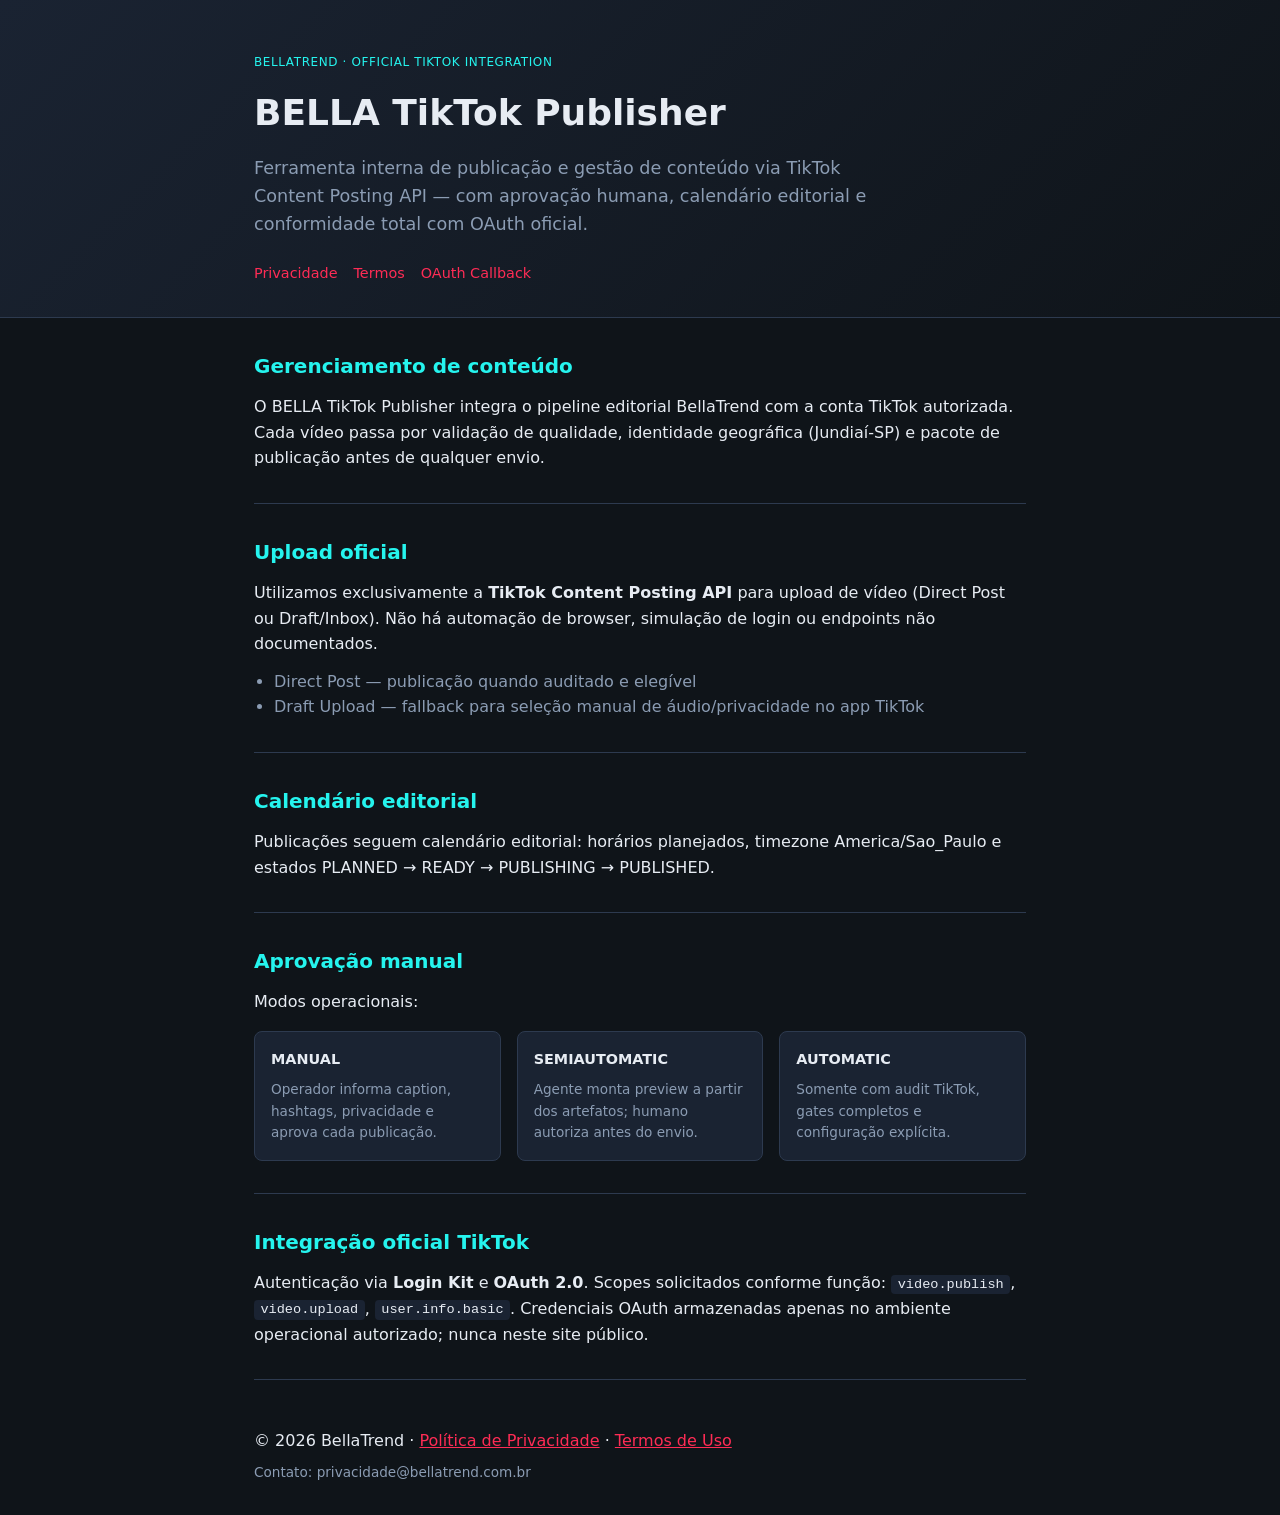
<file: index.html>
<!DOCTYPE html>
<html lang="pt-BR">
<head>
  <meta charset="UTF-8">
  <meta name="viewport" content="width=device-width, initial-scale=1.0">
  <meta name="description" content="BELLA TikTok Publisher — gerenciamento oficial de conteúdo TikTok para BellaTrend">
  <title>BELLA TikTok Publisher | BellaTrend</title>
  <link rel="stylesheet" href="./styles.css">
</head>
<body>
  <header>
    <div class="container">
      <p class="badge">BellaTrend · Official TikTok Integration</p>
      <h1>BELLA TikTok Publisher</h1>
      <p class="lead">Ferramenta interna de publicação e gestão de conteúdo via TikTok Content Posting API — com aprovação humana, calendário editorial e conformidade total com OAuth oficial.</p>
      <nav>
        <a href="./privacy.html">Privacidade</a>
        <a href="./terms.html">Termos</a>
        <a href="./callback.html">OAuth Callback</a>
      </nav>
    </div>
  </header>

  <main class="container">
    <section>
      <h2>Gerenciamento de conteúdo</h2>
      <p>O BELLA TikTok Publisher integra o pipeline editorial BellaTrend com a conta TikTok autorizada. Cada vídeo passa por validação de qualidade, identidade geográfica (Jundiaí-SP) e pacote de publicação antes de qualquer envio.</p>
    </section>

    <section>
      <h2>Upload oficial</h2>
      <p>Utilizamos exclusivamente a <strong>TikTok Content Posting API</strong> para upload de vídeo (Direct Post ou Draft/Inbox). Não há automação de browser, simulação de login ou endpoints não documentados.</p>
      <ul>
        <li>Direct Post — publicação quando auditado e elegível</li>
        <li>Draft Upload — fallback para seleção manual de áudio/privacidade no app TikTok</li>
      </ul>
    </section>

    <section>
      <h2>Calendário editorial</h2>
      <p>Publicações seguem calendário editorial: horários planejados, timezone America/Sao_Paulo e estados PLANNED → READY → PUBLISHING → PUBLISHED.</p>
    </section>

    <section>
      <h2>Aprovação manual</h2>
      <p>Modos operacionais:</p>
      <div class="modes">
        <article><h3>MANUAL</h3><p>Operador informa caption, hashtags, privacidade e aprova cada publicação.</p></article>
        <article><h3>SEMIAUTOMATIC</h3><p>Agente monta preview a partir dos artefatos; humano autoriza antes do envio.</p></article>
        <article><h3>AUTOMATIC</h3><p>Somente com audit TikTok, gates completos e configuração explícita.</p></article>
      </div>
    </section>

    <section>
      <h2>Integração oficial TikTok</h2>
      <p>Autenticação via <strong>Login Kit</strong> e <strong>OAuth 2.0</strong>. Scopes solicitados conforme função: <code>video.publish</code>, <code>video.upload</code>, <code>user.info.basic</code>. Credenciais OAuth armazenadas apenas no ambiente operacional autorizado; nunca neste site público.</p>
    </section>
  </main>

  <footer>
    <div class="container">
      <p>&copy; 2026 BellaTrend · <a href="./privacy.html">Política de Privacidade</a> · <a href="./terms.html">Termos de Uso</a></p>
      <p class="muted">Contato: privacidade@bellatrend.com.br</p>
    </div>
  </footer>
</body>
</html>
</file>
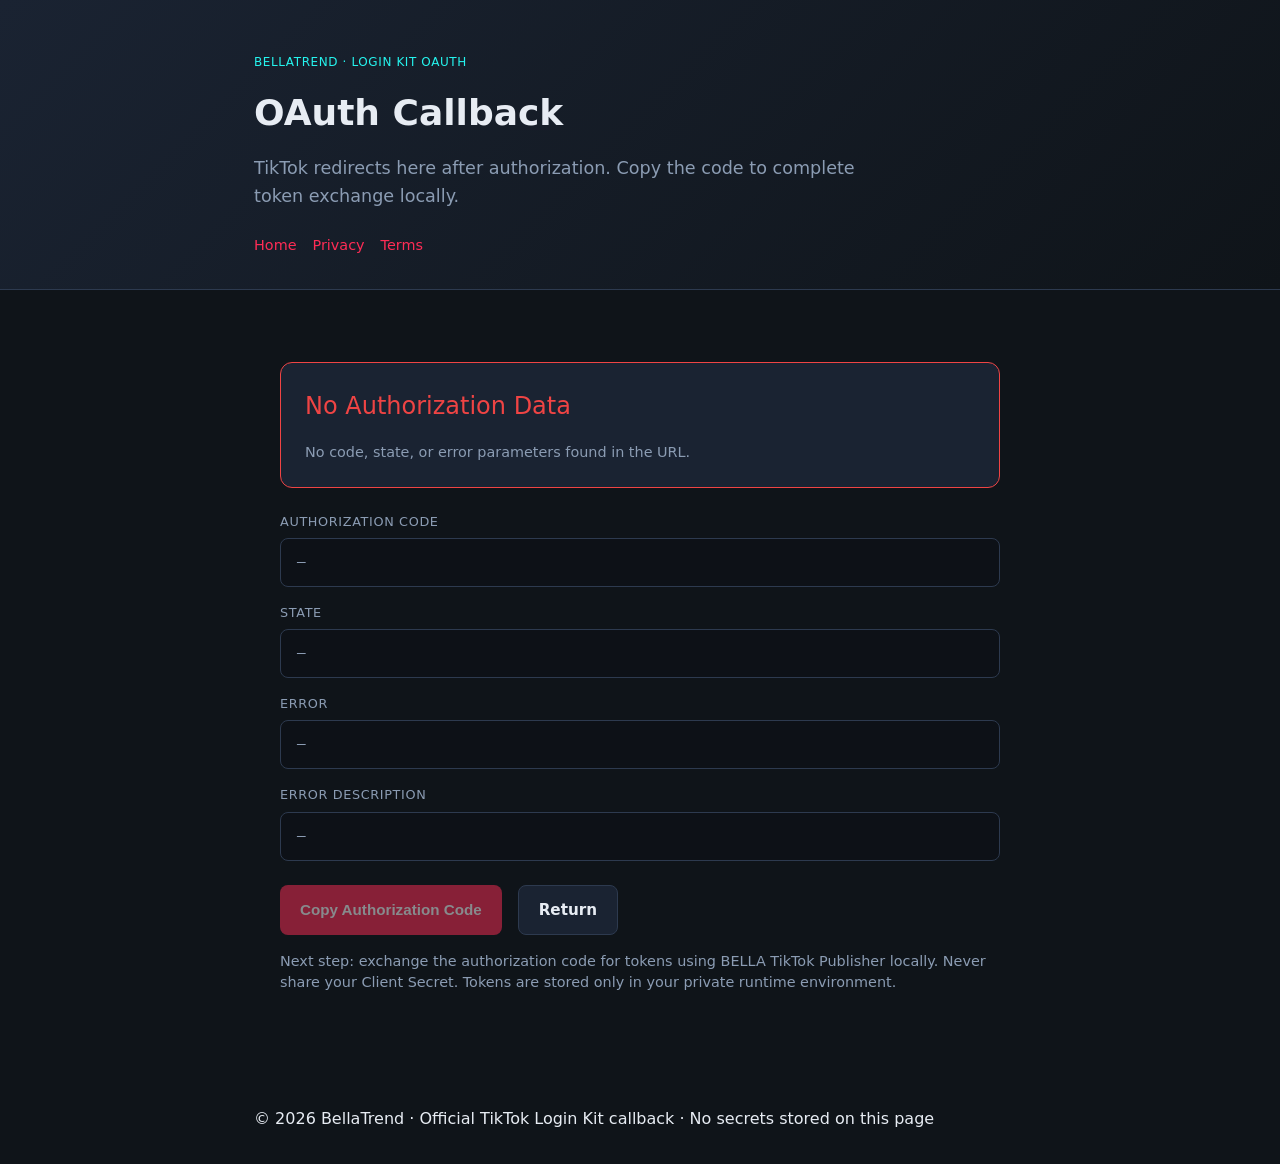
<file: callback.html>
<!DOCTYPE html>
<html lang="en">
<head>
  <meta charset="UTF-8">
  <meta name="viewport" content="width=device-width, initial-scale=1.0">
  <title>OAuth Callback | BELLA TikTok Publisher</title>
  <link rel="stylesheet" href="./styles.css">
  <style>
    .callback-wrap { padding: 3rem 0 4rem; max-width: 720px; }
    .status-card {
      background: var(--card);
      border: 1px solid var(--border);
      border-radius: 12px;
      padding: 1.5rem;
      margin: 1.5rem 0;
    }
    .status-card.success { border-color: #22c55e; }
    .status-card.error { border-color: #ef4444; }
    .status-title { font-size: 1.5rem; margin-bottom: 0.5rem; }
    .status-title.ok { color: #22c55e; }
    .status-title.fail { color: #ef4444; }
    .field { margin: 1rem 0; }
    .field label { display: block; font-size: 0.8rem; color: var(--muted); margin-bottom: 0.35rem; text-transform: uppercase; letter-spacing: 0.05em; }
    .field .value {
      background: #0d1117;
      border: 1px solid var(--border);
      border-radius: 8px;
      padding: 0.75rem 1rem;
      font-family: Consolas, monospace;
      font-size: 0.9rem;
      word-break: break-all;
      color: var(--text);
    }
    .field .value.empty { color: var(--muted); font-style: italic; }
    .actions { display: flex; gap: 1rem; flex-wrap: wrap; margin-top: 1.5rem; }
    .btn {
      display: inline-block;
      background: var(--accent);
      color: #fff;
      border: none;
      border-radius: 8px;
      padding: 0.75rem 1.25rem;
      font-size: 0.95rem;
      font-weight: 600;
      cursor: pointer;
      text-decoration: none;
    }
    .btn:hover { opacity: 0.9; }
    .btn.secondary { background: var(--card); border: 1px solid var(--border); color: var(--text); }
    .btn:disabled { opacity: 0.5; cursor: not-allowed; }
    .hint { color: var(--muted); font-size: 0.9rem; margin-top: 1rem; line-height: 1.5; }
    .toast {
      position: fixed;
      bottom: 24px;
      right: 24px;
      background: #14532d;
      color: #86efac;
      padding: 0.75rem 1.25rem;
      border-radius: 8px;
      font-size: 0.9rem;
      opacity: 0;
      transition: opacity 0.2s;
      pointer-events: none;
    }
    .toast.show { opacity: 1; }
  </style>
</head>
<body>
  <header>
    <div class="container">
      <p class="badge">BellaTrend · Login Kit OAuth</p>
      <h1>OAuth Callback</h1>
      <p class="lead">TikTok redirects here after authorization. Copy the code to complete token exchange locally.</p>
      <nav>
        <a href="./index.html">Home</a>
        <a href="./privacy.html">Privacy</a>
        <a href="./terms.html">Terms</a>
      </nav>
    </div>
  </header>

  <main class="container callback-wrap">
    <div id="status-card" class="status-card">
      <div id="status-title" class="status-title">Processing…</div>
      <p id="status-message" class="hint"></p>
    </div>

    <div class="field">
      <label>Authorization Code</label>
      <div id="code-value" class="value empty">—</div>
    </div>
    <div class="field">
      <label>State</label>
      <div id="state-value" class="value empty">—</div>
    </div>
    <div class="field">
      <label>Error</label>
      <div id="error-value" class="value empty">—</div>
    </div>
    <div class="field">
      <label>Error Description</label>
      <div id="error-desc-value" class="value empty">—</div>
    </div>

    <div class="actions">
      <button id="copy-btn" class="btn" type="button" disabled>Copy Authorization Code</button>
      <a href="./index.html" class="btn secondary">Return</a>
    </div>

    <p class="hint">
      Next step: exchange the authorization code for tokens using BELLA TikTok Publisher locally.
      Never share your Client Secret. Tokens are stored only in your private runtime environment.
    </p>
  </main>

  <div id="toast" class="toast">Authorization code copied</div>

  <footer>
    <div class="container">
      <p>&copy; 2026 BellaTrend · Official TikTok Login Kit callback · No secrets stored on this page</p>
    </div>
  </footer>

  <script>
    (function () {
      var params = new URLSearchParams(window.location.search);
      var code = params.get("code");
      var state = params.get("state");
      var error = params.get("error");
      var errorDescription = params.get("error_description");

      var statusCard = document.getElementById("status-card");
      var statusTitle = document.getElementById("status-title");
      var statusMessage = document.getElementById("status-message");
      var codeEl = document.getElementById("code-value");
      var stateEl = document.getElementById("state-value");
      var errorEl = document.getElementById("error-value");
      var errorDescEl = document.getElementById("error-desc-value");
      var copyBtn = document.getElementById("copy-btn");
      var toast = document.getElementById("toast");

      function setField(el, value) {
        if (value) {
          el.textContent = value;
          el.classList.remove("empty");
        } else {
          el.textContent = "—";
          el.classList.add("empty");
        }
      }

      setField(codeEl, code);
      setField(stateEl, state);
      setField(errorEl, error);
      setField(errorDescEl, errorDescription);

      if (error) {
        statusCard.classList.add("error");
        statusTitle.textContent = "OAuth Error";
        statusTitle.classList.add("fail");
        statusMessage.textContent = errorDescription || "TikTok returned an error during authorization.";
      } else if (code) {
        statusCard.classList.add("success");
        statusTitle.textContent = "OAuth Success";
        statusTitle.classList.add("ok");
        statusMessage.textContent = "Authorization code received. Copy it and complete token exchange locally.";
        copyBtn.disabled = false;
      } else {
        statusCard.classList.add("error");
        statusTitle.textContent = "No Authorization Data";
        statusTitle.classList.add("fail");
        statusMessage.textContent = "No code, state, or error parameters found in the URL.";
      }

      copyBtn.addEventListener("click", function () {
        if (!code) return;
        navigator.clipboard.writeText(code).then(function () {
          toast.classList.add("show");
          setTimeout(function () { toast.classList.remove("show"); }, 2000);
        }).catch(function () {
          var ta = document.createElement("textarea");
          ta.value = code;
          document.body.appendChild(ta);
          ta.select();
          document.execCommand("copy");
          document.body.removeChild(ta);
          toast.classList.add("show");
          setTimeout(function () { toast.classList.remove("show"); }, 2000);
        });
      });
    })();
  </script>
</body>
</html>
</file>
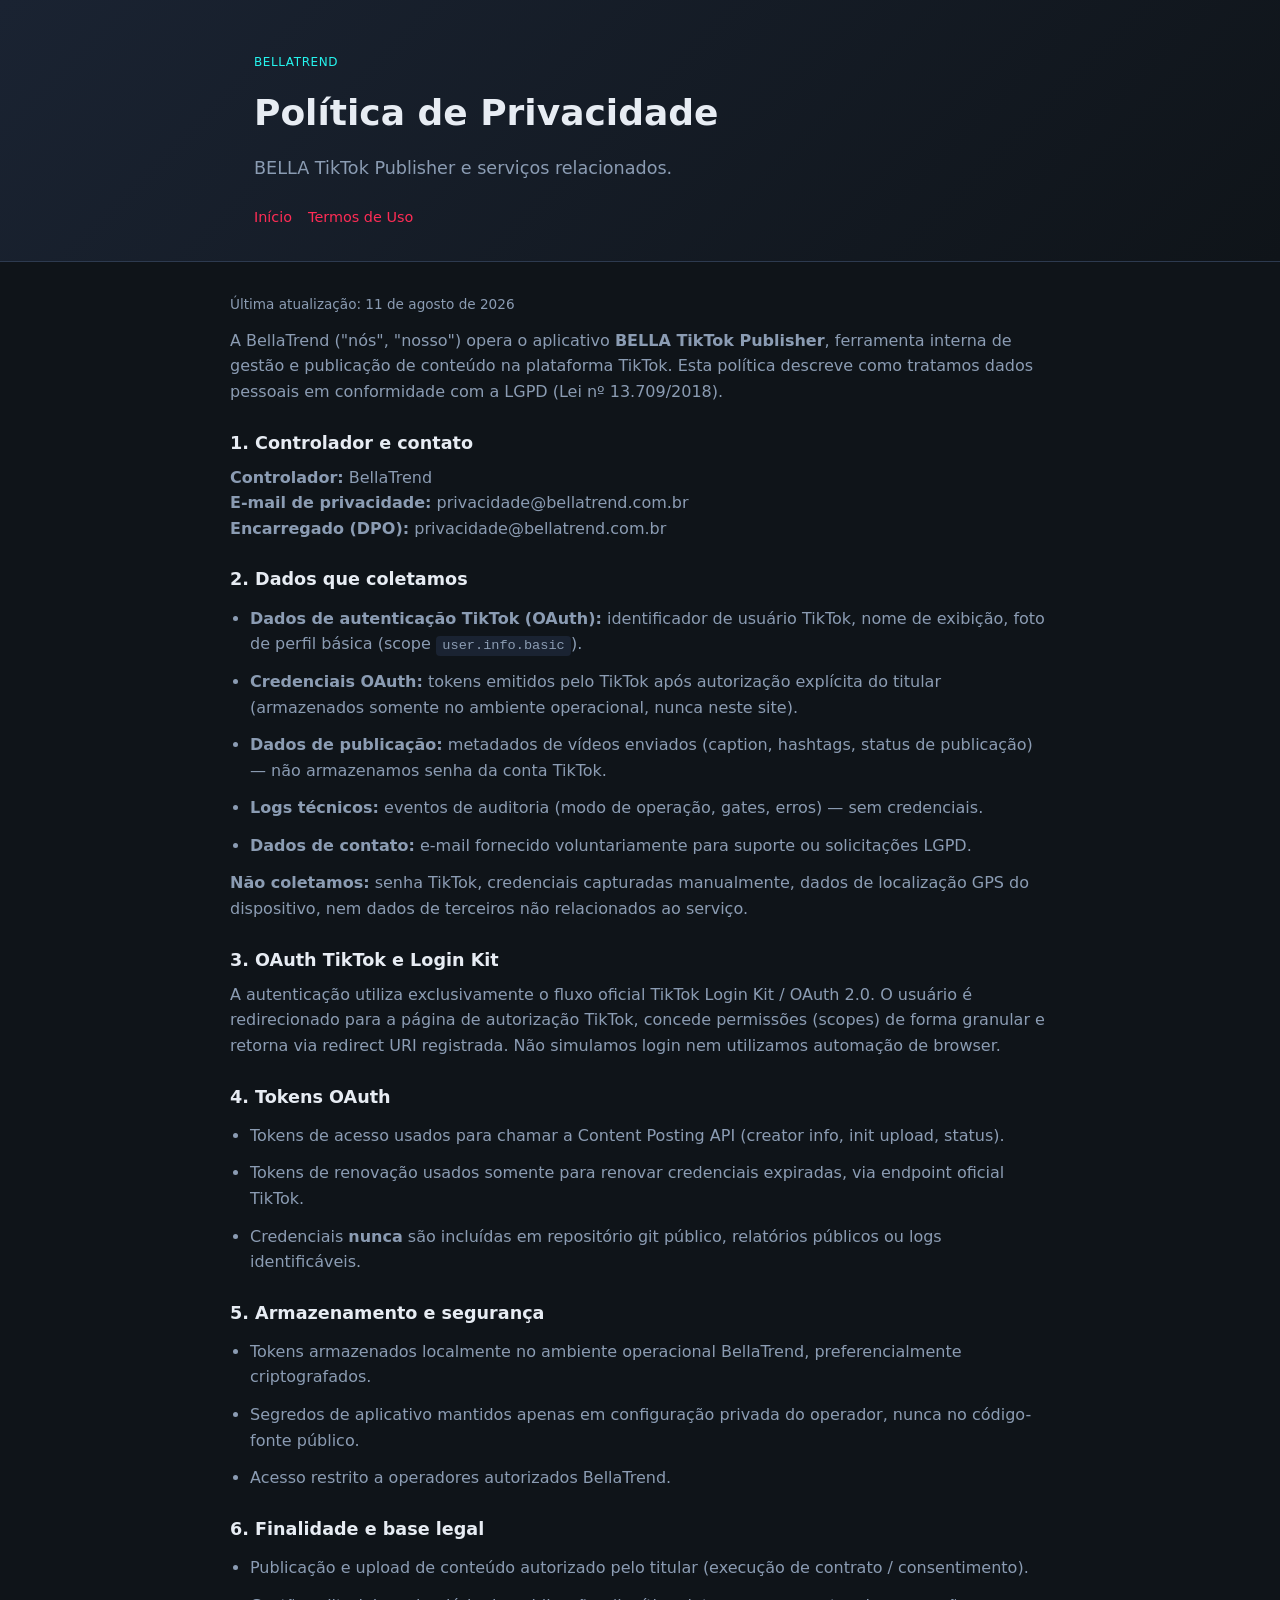
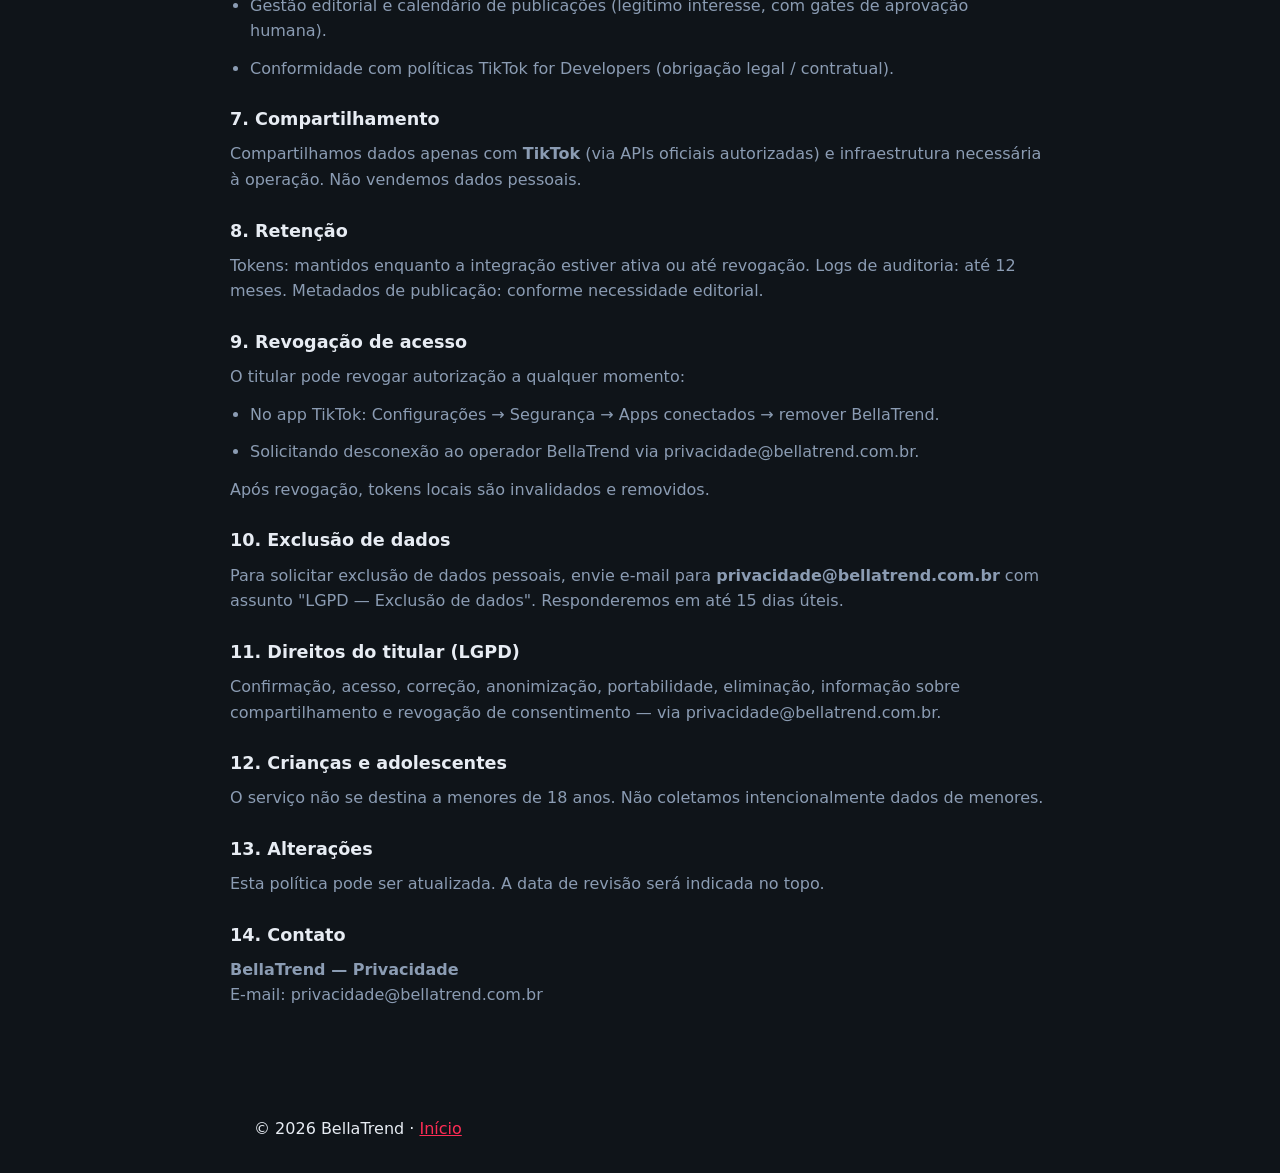
<file: privacy.html>
<!DOCTYPE html>
<html lang="pt-BR">
<head>
  <meta charset="UTF-8">
  <meta name="viewport" content="width=device-width, initial-scale=1.0">
  <title>Política de Privacidade | BellaTrend</title>
  <link rel="stylesheet" href="./styles.css">
</head>
<body>
  <header>
    <div class="container">
      <p class="badge">BellaTrend</p>
      <h1>Política de Privacidade</h1>
      <p class="lead">BELLA TikTok Publisher e serviços relacionados.</p>
      <nav>
        <a href="./index.html">Início</a>
        <a href="./terms.html">Termos de Uso</a>
      </nav>
    </div>
  </header>

  <main class="container legal">
    <p class="updated">Última atualização: 11 de agosto de 2026</p>

    <p>A BellaTrend ("nós", "nosso") opera o aplicativo <strong>BELLA TikTok Publisher</strong>, ferramenta interna de gestão e publicação de conteúdo na plataforma TikTok. Esta política descreve como tratamos dados pessoais em conformidade com a LGPD (Lei nº 13.709/2018).</p>

    <h2>1. Controlador e contato</h2>
    <p><strong>Controlador:</strong> BellaTrend<br>
    <strong>E-mail de privacidade:</strong> privacidade@bellatrend.com.br<br>
    <strong>Encarregado (DPO):</strong> privacidade@bellatrend.com.br</p>

    <h2>2. Dados que coletamos</h2>
    <ul>
      <li><strong>Dados de autenticação TikTok (OAuth):</strong> identificador de usuário TikTok, nome de exibição, foto de perfil básica (scope <code>user.info.basic</code>).</li>
      <li><strong>Credenciais OAuth:</strong> tokens emitidos pelo TikTok após autorização explícita do titular (armazenados somente no ambiente operacional, nunca neste site).</li>
      <li><strong>Dados de publicação:</strong> metadados de vídeos enviados (caption, hashtags, status de publicação) — não armazenamos senha da conta TikTok.</li>
      <li><strong>Logs técnicos:</strong> eventos de auditoria (modo de operação, gates, erros) — sem credenciais.</li>
      <li><strong>Dados de contato:</strong> e-mail fornecido voluntariamente para suporte ou solicitações LGPD.</li>
    </ul>
    <p><strong>Não coletamos:</strong> senha TikTok, credenciais capturadas manualmente, dados de localização GPS do dispositivo, nem dados de terceiros não relacionados ao serviço.</p>

    <h2>3. OAuth TikTok e Login Kit</h2>
    <p>A autenticação utiliza exclusivamente o fluxo oficial TikTok Login Kit / OAuth 2.0. O usuário é redirecionado para a página de autorização TikTok, concede permissões (scopes) de forma granular e retorna via redirect URI registrada. Não simulamos login nem utilizamos automação de browser.</p>

    <h2>4. Tokens OAuth</h2>
    <ul>
      <li>Tokens de acesso usados para chamar a Content Posting API (creator info, init upload, status).</li>
      <li>Tokens de renovação usados somente para renovar credenciais expiradas, via endpoint oficial TikTok.</li>
      <li>Credenciais <strong>nunca</strong> são incluídas em repositório git público, relatórios públicos ou logs identificáveis.</li>
    </ul>

    <h2>5. Armazenamento e segurança</h2>
    <ul>
      <li>Tokens armazenados localmente no ambiente operacional BellaTrend, preferencialmente criptografados.</li>
      <li>Segredos de aplicativo mantidos apenas em configuração privada do operador, nunca no código-fonte público.</li>
      <li>Acesso restrito a operadores autorizados BellaTrend.</li>
    </ul>

    <h2>6. Finalidade e base legal</h2>
    <ul>
      <li>Publicação e upload de conteúdo autorizado pelo titular (execução de contrato / consentimento).</li>
      <li>Gestão editorial e calendário de publicações (legítimo interesse, com gates de aprovação humana).</li>
      <li>Conformidade com políticas TikTok for Developers (obrigação legal / contratual).</li>
    </ul>

    <h2>7. Compartilhamento</h2>
    <p>Compartilhamos dados apenas com <strong>TikTok</strong> (via APIs oficiais autorizadas) e infraestrutura necessária à operação. Não vendemos dados pessoais.</p>

    <h2>8. Retenção</h2>
    <p>Tokens: mantidos enquanto a integração estiver ativa ou até revogação. Logs de auditoria: até 12 meses. Metadados de publicação: conforme necessidade editorial.</p>

    <h2>9. Revogação de acesso</h2>
    <p>O titular pode revogar autorização a qualquer momento:</p>
    <ul>
      <li>No app TikTok: Configurações → Segurança → Apps conectados → remover BellaTrend.</li>
      <li>Solicitando desconexão ao operador BellaTrend via privacidade@bellatrend.com.br.</li>
    </ul>
    <p>Após revogação, tokens locais são invalidados e removidos.</p>

    <h2>10. Exclusão de dados</h2>
    <p>Para solicitar exclusão de dados pessoais, envie e-mail para <strong>privacidade@bellatrend.com.br</strong> com assunto "LGPD — Exclusão de dados". Responderemos em até 15 dias úteis.</p>

    <h2>11. Direitos do titular (LGPD)</h2>
    <p>Confirmação, acesso, correção, anonimização, portabilidade, eliminação, informação sobre compartilhamento e revogação de consentimento — via privacidade@bellatrend.com.br.</p>

    <h2>12. Crianças e adolescentes</h2>
    <p>O serviço não se destina a menores de 18 anos. Não coletamos intencionalmente dados de menores.</p>

    <h2>13. Alterações</h2>
    <p>Esta política pode ser atualizada. A data de revisão será indicada no topo.</p>

    <h2>14. Contato</h2>
    <p><strong>BellaTrend — Privacidade</strong><br>
    E-mail: privacidade@bellatrend.com.br</p>
  </main>

  <footer>
    <div class="container">
      <p>&copy; 2026 BellaTrend · <a href="./index.html">Início</a></p>
    </div>
  </footer>
</body>
</html>
</file>
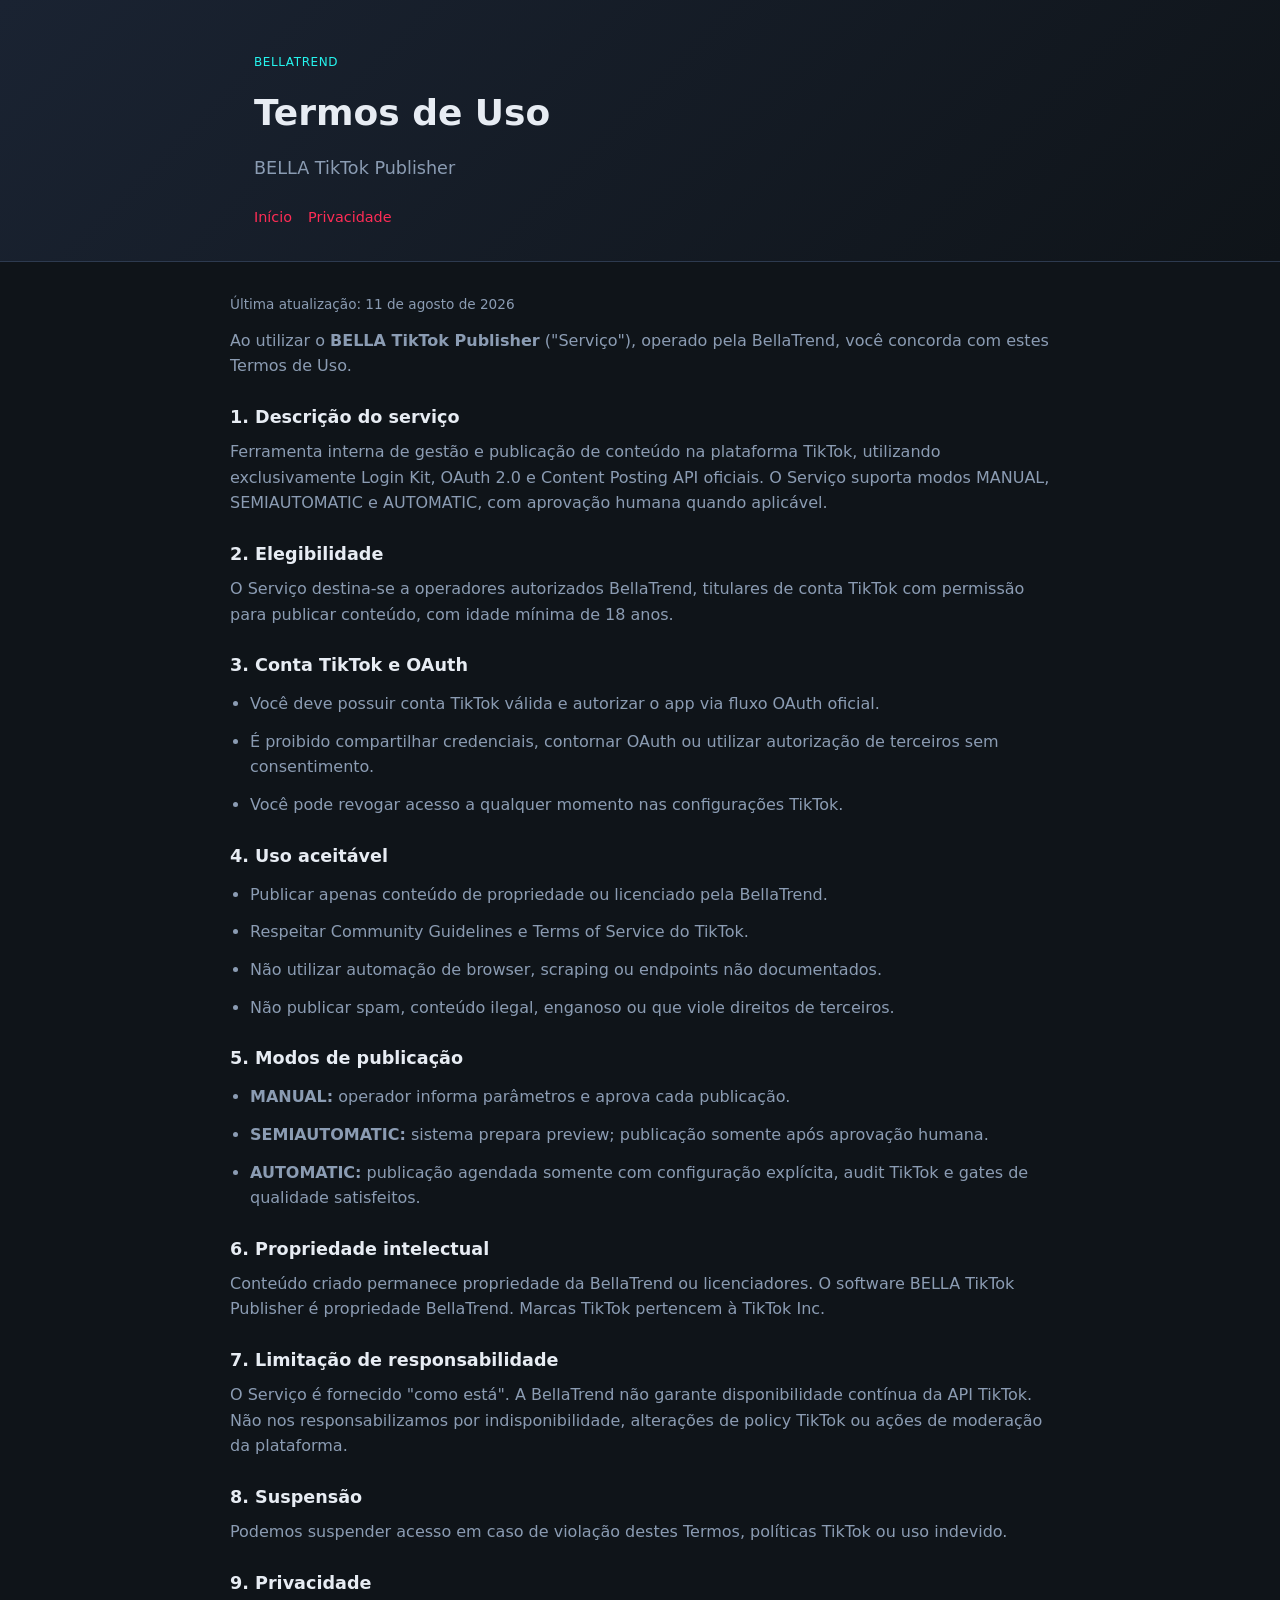
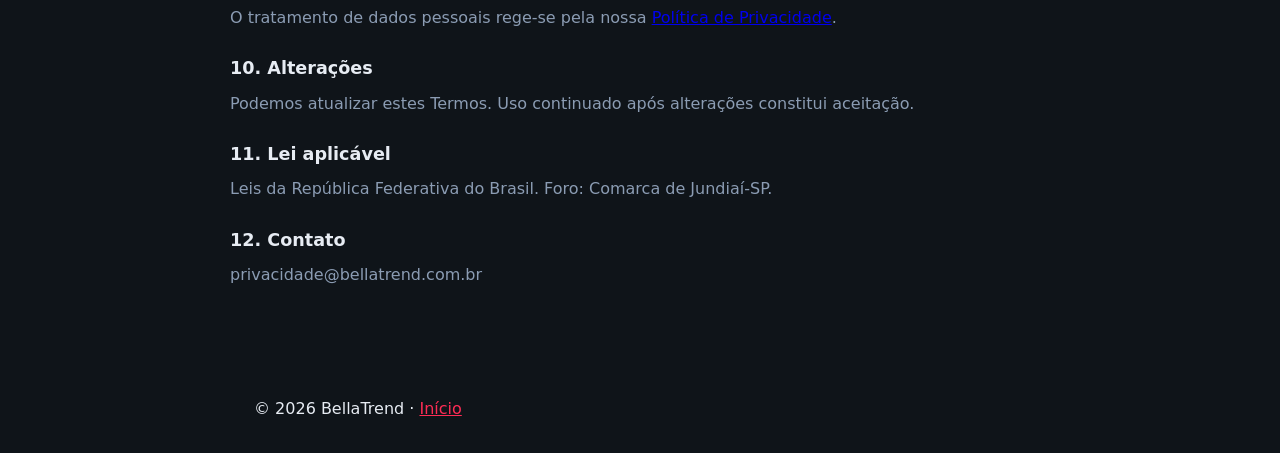
<file: terms.html>
<!DOCTYPE html>
<html lang="pt-BR">
<head>
  <meta charset="UTF-8">
  <meta name="viewport" content="width=device-width, initial-scale=1.0">
  <title>Termos de Uso | BellaTrend</title>
  <link rel="stylesheet" href="./styles.css">
</head>
<body>
  <header>
    <div class="container">
      <p class="badge">BellaTrend</p>
      <h1>Termos de Uso</h1>
      <p class="lead">BELLA TikTok Publisher</p>
      <nav>
        <a href="./index.html">Início</a>
        <a href="./privacy.html">Privacidade</a>
      </nav>
    </div>
  </header>

  <main class="container legal">
    <p class="updated">Última atualização: 11 de agosto de 2026</p>

    <p>Ao utilizar o <strong>BELLA TikTok Publisher</strong> ("Serviço"), operado pela BellaTrend, você concorda com estes Termos de Uso.</p>

    <h2>1. Descrição do serviço</h2>
    <p>Ferramenta interna de gestão e publicação de conteúdo na plataforma TikTok, utilizando exclusivamente Login Kit, OAuth 2.0 e Content Posting API oficiais. O Serviço suporta modos MANUAL, SEMIAUTOMATIC e AUTOMATIC, com aprovação humana quando aplicável.</p>

    <h2>2. Elegibilidade</h2>
    <p>O Serviço destina-se a operadores autorizados BellaTrend, titulares de conta TikTok com permissão para publicar conteúdo, com idade mínima de 18 anos.</p>

    <h2>3. Conta TikTok e OAuth</h2>
    <ul>
      <li>Você deve possuir conta TikTok válida e autorizar o app via fluxo OAuth oficial.</li>
      <li>É proibido compartilhar credenciais, contornar OAuth ou utilizar autorização de terceiros sem consentimento.</li>
      <li>Você pode revogar acesso a qualquer momento nas configurações TikTok.</li>
    </ul>

    <h2>4. Uso aceitável</h2>
    <ul>
      <li>Publicar apenas conteúdo de propriedade ou licenciado pela BellaTrend.</li>
      <li>Respeitar Community Guidelines e Terms of Service do TikTok.</li>
      <li>Não utilizar automação de browser, scraping ou endpoints não documentados.</li>
      <li>Não publicar spam, conteúdo ilegal, enganoso ou que viole direitos de terceiros.</li>
    </ul>

    <h2>5. Modos de publicação</h2>
    <ul>
      <li><strong>MANUAL:</strong> operador informa parâmetros e aprova cada publicação.</li>
      <li><strong>SEMIAUTOMATIC:</strong> sistema prepara preview; publicação somente após aprovação humana.</li>
      <li><strong>AUTOMATIC:</strong> publicação agendada somente com configuração explícita, audit TikTok e gates de qualidade satisfeitos.</li>
    </ul>

    <h2>6. Propriedade intelectual</h2>
    <p>Conteúdo criado permanece propriedade da BellaTrend ou licenciadores. O software BELLA TikTok Publisher é propriedade BellaTrend. Marcas TikTok pertencem à TikTok Inc.</p>

    <h2>7. Limitação de responsabilidade</h2>
    <p>O Serviço é fornecido "como está". A BellaTrend não garante disponibilidade contínua da API TikTok. Não nos responsabilizamos por indisponibilidade, alterações de policy TikTok ou ações de moderação da plataforma.</p>

    <h2>8. Suspensão</h2>
    <p>Podemos suspender acesso em caso de violação destes Termos, políticas TikTok ou uso indevido.</p>

    <h2>9. Privacidade</h2>
    <p>O tratamento de dados pessoais rege-se pela nossa <a href="./privacy.html">Política de Privacidade</a>.</p>

    <h2>10. Alterações</h2>
    <p>Podemos atualizar estes Termos. Uso continuado após alterações constitui aceitação.</p>

    <h2>11. Lei aplicável</h2>
    <p>Leis da República Federativa do Brasil. Foro: Comarca de Jundiaí-SP.</p>

    <h2>12. Contato</h2>
    <p>privacidade@bellatrend.com.br</p>
  </main>

  <footer>
    <div class="container">
      <p>&copy; 2026 BellaTrend · <a href="./index.html">Início</a></p>
    </div>
  </footer>
</body>
</html>
</file>
<file: styles.css>
:root {
  --bg: #0f1419;
  --card: #1a2332;
  --border: #2d3a4f;
  --text: #e7ecf3;
  --muted: #8b9cb3;
  --accent: #fe2c55;
  --accent2: #25f4ee;
}
* { box-sizing: border-box; margin: 0; padding: 0; }
body {
  font-family: "Segoe UI", system-ui, sans-serif;
  background: var(--bg);
  color: var(--text);
  line-height: 1.6;
}
.container { max-width: 820px; margin: 0 auto; padding: 0 1.5rem; }
header {
  padding: 3rem 0 2rem;
  border-bottom: 1px solid var(--border);
  background: linear-gradient(135deg, #1a2332 0%, #0f1419 100%);
}
.badge {
  display: inline-block;
  font-size: 0.75rem;
  letter-spacing: 0.05em;
  text-transform: uppercase;
  color: var(--accent2);
  margin-bottom: 0.75rem;
}
h1 { font-size: 2.25rem; margin-bottom: 0.75rem; }
.lead { color: var(--muted); font-size: 1.1rem; max-width: 640px; }
nav { margin-top: 1.5rem; display: flex; gap: 1rem; flex-wrap: wrap; }
nav a { color: var(--accent); text-decoration: none; font-size: 0.9rem; }
nav a:hover { text-decoration: underline; }
main section { padding: 2rem 0; border-bottom: 1px solid var(--border); }
h2 { font-size: 1.25rem; margin-bottom: 0.75rem; color: var(--accent2); }
ul { margin: 0.75rem 0 0 1.25rem; color: var(--muted); }
.modes { display: grid; grid-template-columns: repeat(auto-fit, minmax(200px, 1fr)); gap: 1rem; margin-top: 1rem; }
.modes article {
  background: var(--card);
  border: 1px solid var(--border);
  border-radius: 8px;
  padding: 1rem;
}
.modes h3 { font-size: 0.9rem; margin-bottom: 0.5rem; }
.modes p { font-size: 0.85rem; color: var(--muted); }
code { background: var(--card); padding: 0.15rem 0.4rem; border-radius: 4px; font-size: 0.85rem; }
footer { padding: 2rem 0; margin-top: 1rem; }
footer a { color: var(--accent); }
.muted { color: var(--muted); font-size: 0.85rem; margin-top: 0.5rem; }
.legal { padding: 2rem 0 3rem; }
.legal h2 { font-size: 1.1rem; margin: 1.5rem 0 0.5rem; color: var(--text); }
.legal p, .legal li { color: var(--muted); margin-bottom: 0.75rem; }
.legal ul { margin-left: 1.25rem; }
.updated { font-size: 0.85rem; color: var(--muted); margin-bottom: 2rem; }
</file>
